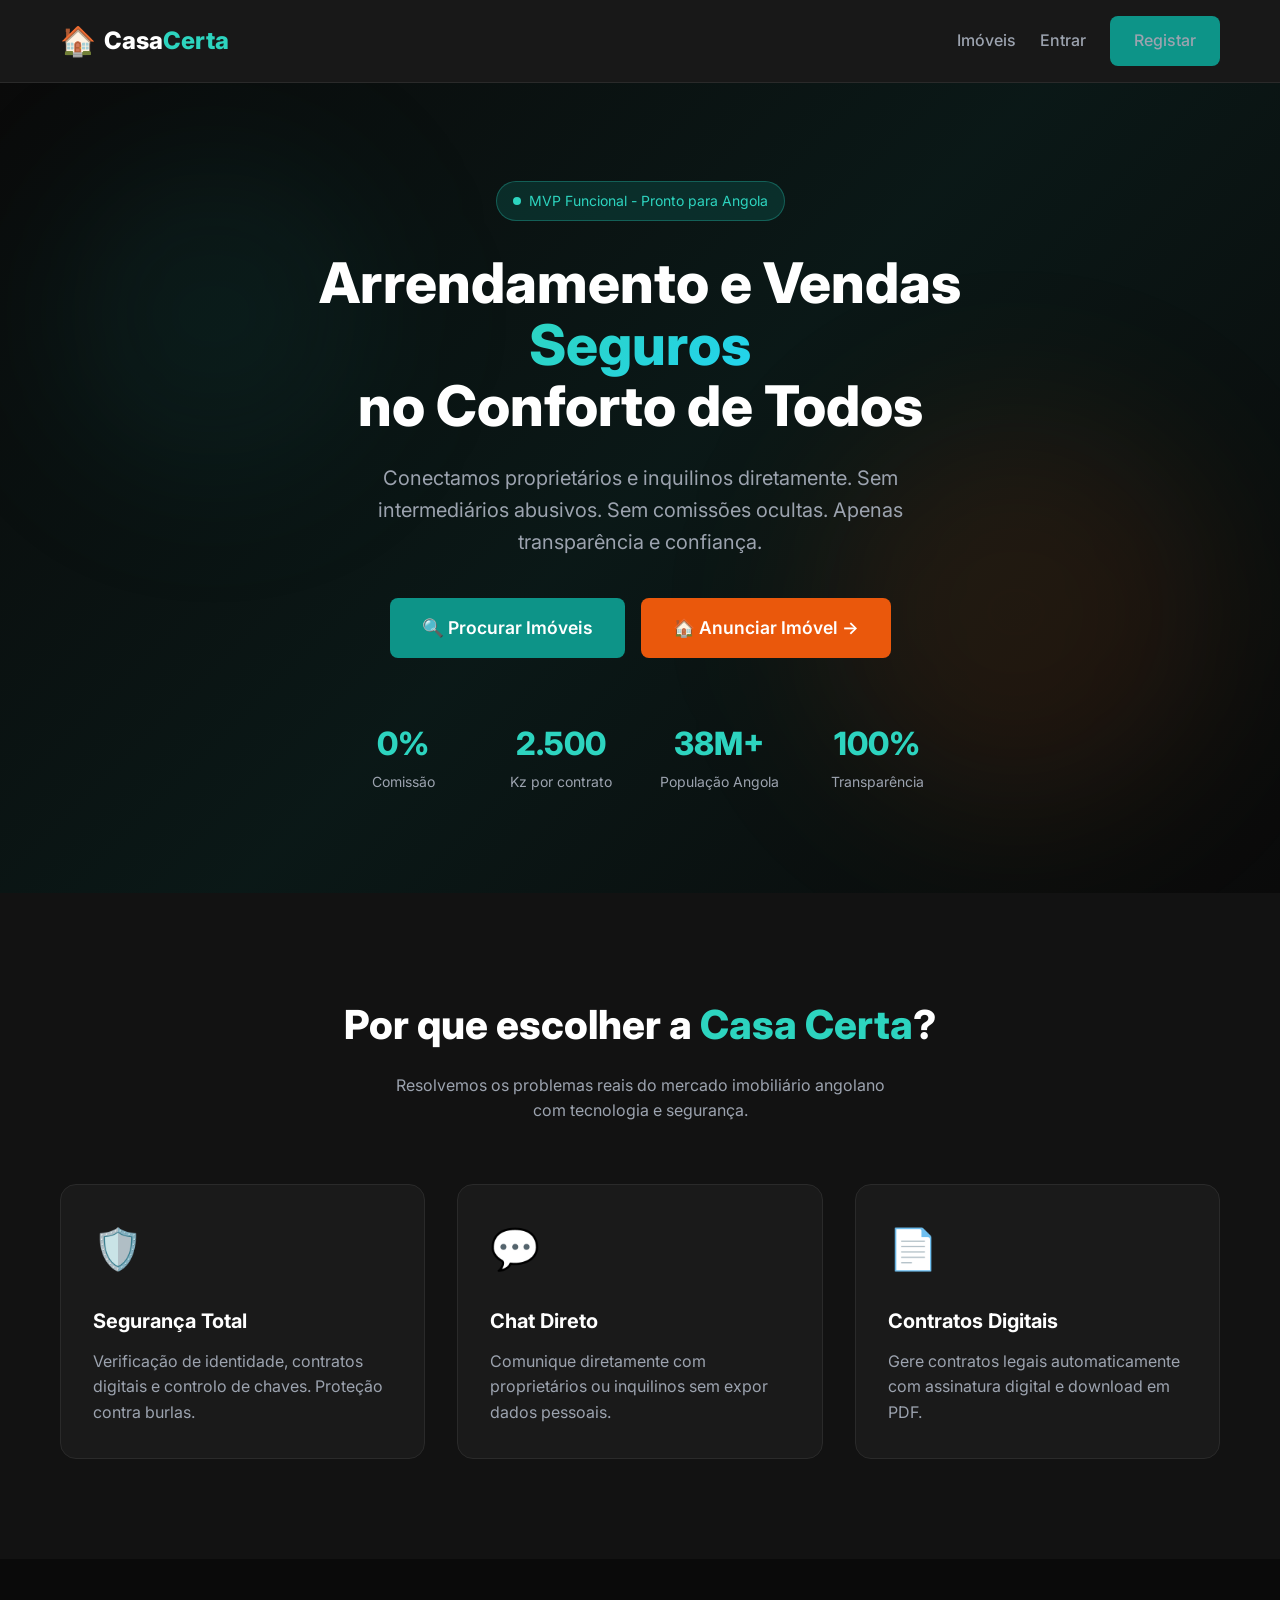
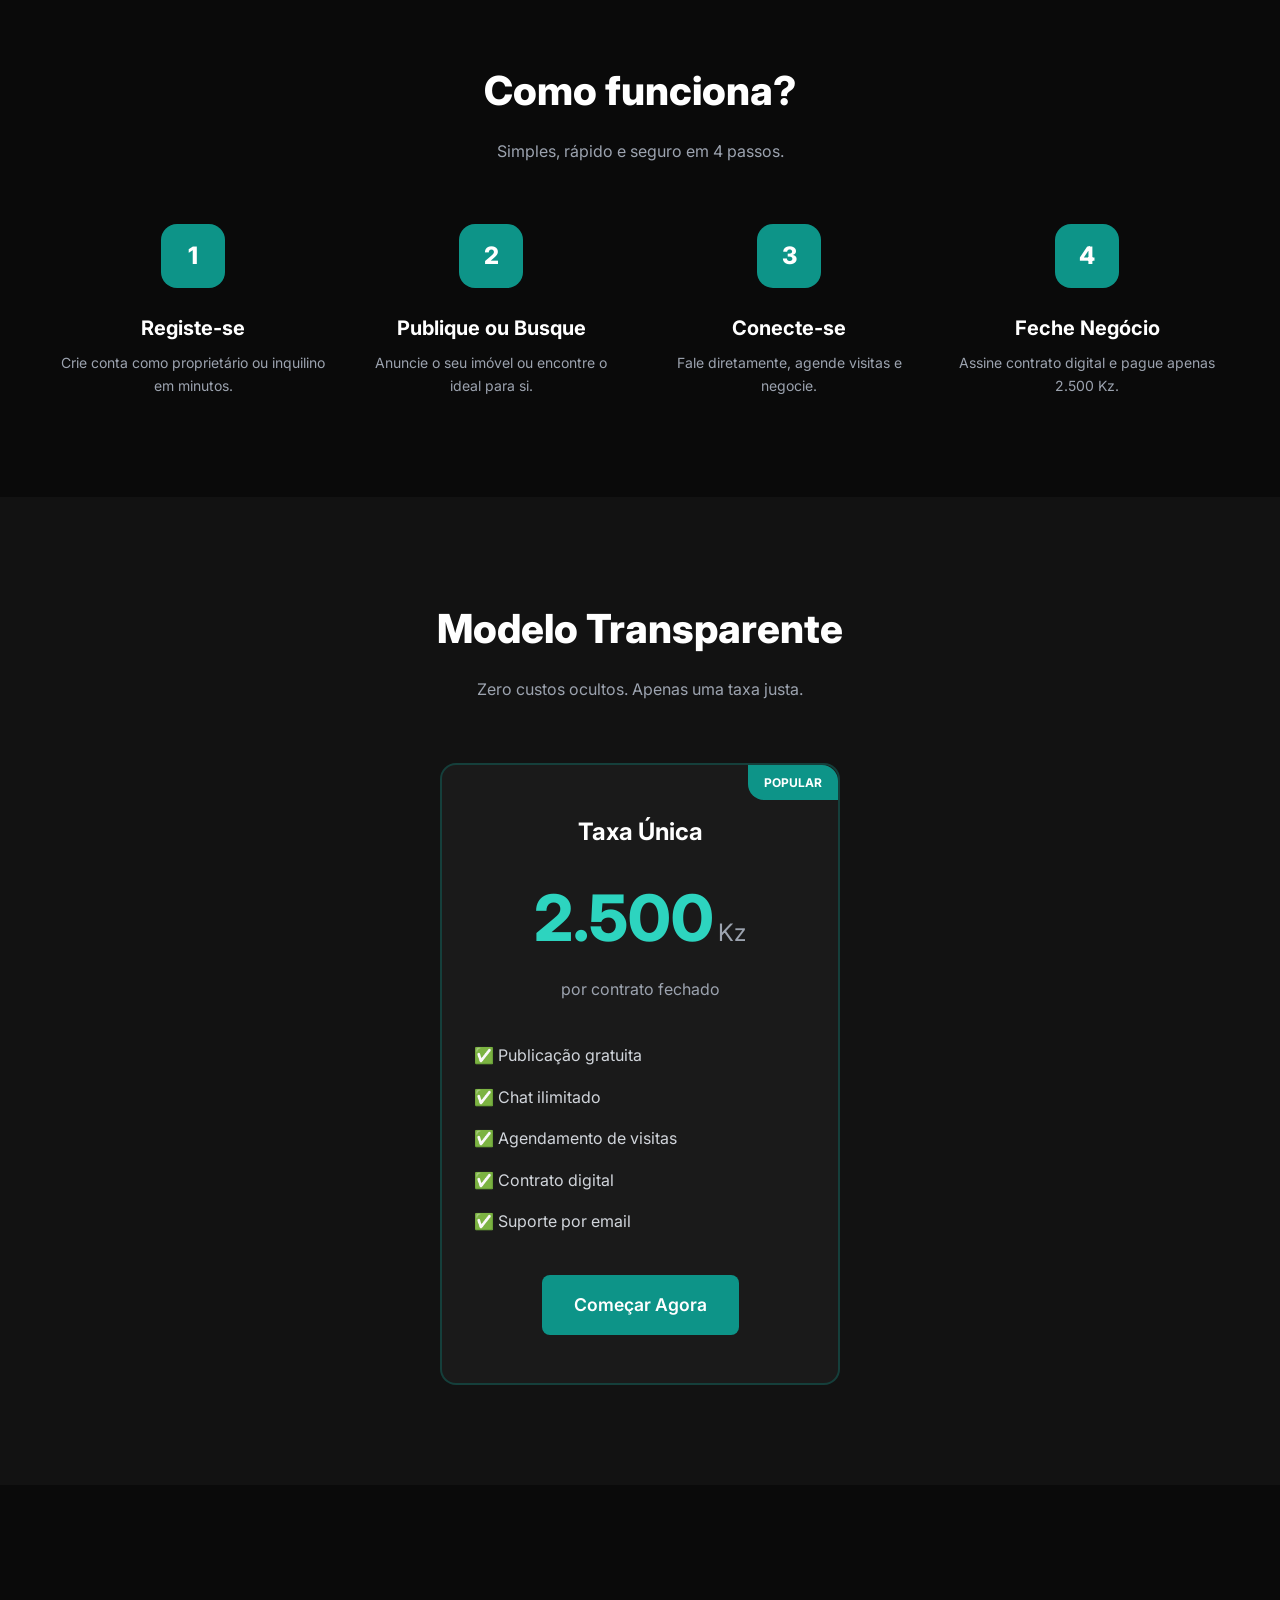
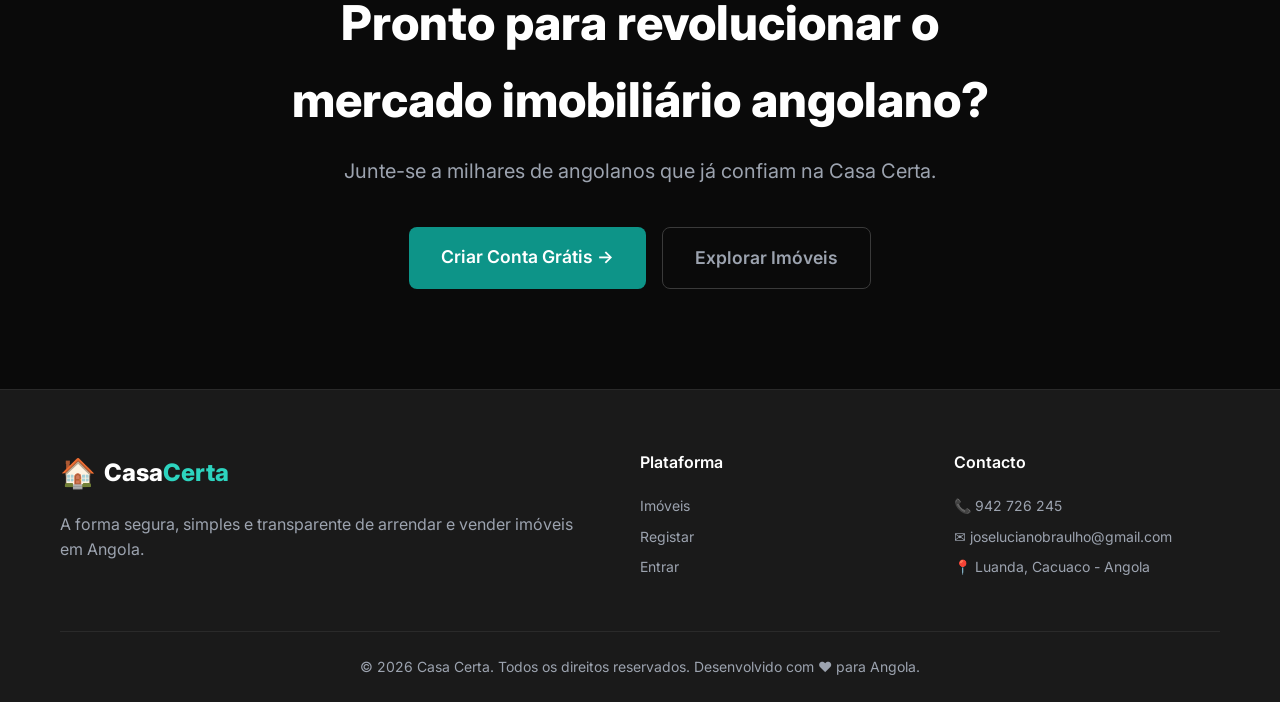
<file: index.html>
<!DOCTYPE html>
<html lang="pt">
<head>
    <meta charset="UTF-8">
    <meta name="viewport" content="width=device-width, initial-scale=1.0">
    <title>Casa Certa - Marketplace Imobiliário Angola</title>
    <link rel="preconnect" href="https://fonts.googleapis.com">
    <link href="https://fonts.googleapis.com/css2?family=Inter:wght@400;500;600;700;800&display=swap" rel="stylesheet">
    <link rel="stylesheet" href="style.css">
</head>
<body>
    <!-- Navbar -->
    <nav class="navbar">
        <div class="container">
            <a href="index.html" class="logo">
                <span class="logo-icon">🏠</span>
                <span>Casa<span class="logo-highlight">Certa</span></span>
            </a>
            <div class="nav-links">
                <a href="imoveis.html">Imóveis</a>
                <a href="login.html">Entrar</a>
                <a href="registar.html" class="btn-primary">Registar</a>
            </div>
        </div>
    </nav>

    <!-- Hero Section -->
    <section class="hero">
        <div class="hero-bg"></div>
        <div class="container">
            <div class="hero-content">
                <div class="badge">MVP Funcional - Pronto para Angola</div>
                <h1>Arrendamento e Vendas <span class="gradient-text">Seguros</span><br>no Conforto de Todos</h1>
                <p>Conectamos proprietários e inquilinos diretamente. Sem intermediários abusivos. Sem comissões ocultas. Apenas transparência e confiança.</p>
                <div class="hero-buttons">
                    <a href="imoveis.html" class="btn-primary btn-large">🔍 Procurar Imóveis</a>
                    <a href="registar.html" class="btn-secondary btn-large">🏠 Anunciar Imóvel →</a>
                </div>
                <div class="stats">
                    <div class="stat"><span class="stat-value">0%</span><span class="stat-label">Comissão</span></div>
                    <div class="stat"><span class="stat-value">2.500</span><span class="stat-label">Kz por contrato</span></div>
                    <div class="stat"><span class="stat-value">38M+</span><span class="stat-label">População Angola</span></div>
                    <div class="stat"><span class="stat-value">100%</span><span class="stat-label">Transparência</span></div>
                </div>
            </div>
        </div>
    </section>

    <!-- Features -->
    <section class="features">
        <div class="container">
            <h2>Por que escolher a <span class="highlight">Casa Certa</span>?</h2>
            <p class="section-desc">Resolvemos os problemas reais do mercado imobiliário angolano com tecnologia e segurança.</p>
            <div class="features-grid">
                <div class="feature-card">
                    <div class="feature-icon">🛡️</div>
                    <h3>Segurança Total</h3>
                    <p>Verificação de identidade, contratos digitais e controlo de chaves. Proteção contra burlas.</p>
                </div>
                <div class="feature-card">
                    <div class="feature-icon">💬</div>
                    <h3>Chat Direto</h3>
                    <p>Comunique diretamente com proprietários ou inquilinos sem expor dados pessoais.</p>
                </div>
                <div class="feature-card">
                    <div class="feature-icon">📄</div>
                    <h3>Contratos Digitais</h3>
                    <p>Gere contratos legais automaticamente com assinatura digital e download em PDF.</p>
                </div>
            </div>
        </div>
    </section>

    <!-- How it Works -->
    <section class="how-it-works">
        <div class="container">
            <h2>Como funciona?</h2>
            <p class="section-desc">Simples, rápido e seguro em 4 passos.</p>
            <div class="steps">
                <div class="step">
                    <div class="step-number">1</div>
                    <h3>Registe-se</h3>
                    <p>Crie conta como proprietário ou inquilino em minutos.</p>
                </div>
                <div class="step">
                    <div class="step-number">2</div>
                    <h3>Publique ou Busque</h3>
                    <p>Anuncie o seu imóvel ou encontre o ideal para si.</p>
                </div>
                <div class="step">
                    <div class="step-number">3</div>
                    <h3>Conecte-se</h3>
                    <p>Fale diretamente, agende visitas e negocie.</p>
                </div>
                <div class="step">
                    <div class="step-number">4</div>
                    <h3>Feche Negócio</h3>
                    <p>Assine contrato digital e pague apenas 2.500 Kz.</p>
                </div>
            </div>
        </div>
    </section>

    <!-- Pricing -->
    <section class="pricing">
        <div class="container">
            <h2>Modelo Transparente</h2>
            <p class="section-desc">Zero custos ocultos. Apenas uma taxa justa.</p>
            <div class="pricing-card">
                <div class="pricing-badge">POPULAR</div>
                <h3>Taxa Única</h3>
                <div class="price">
                    <span class="price-value">2.500</span>
                    <span class="price-currency">Kz</span>
                </div>
                <p class="price-desc">por contrato fechado</p>
                <ul class="pricing-features">
                    <li>✅ Publicação gratuita</li>
                    <li>✅ Chat ilimitado</li>
                    <li>✅ Agendamento de visitas</li>
                    <li>✅ Contrato digital</li>
                    <li>✅ Suporte por email</li>
                </ul>
                <a href="registar.html" class="btn-primary btn-large">Começar Agora</a>
            </div>
        </div>
    </section>

    <!-- CTA -->
    <section class="cta">
        <div class="container">
            <h2>Pronto para revolucionar o mercado imobiliário angolano?</h2>
            <p>Junte-se a milhares de angolanos que já confiam na Casa Certa.</p>
            <div class="cta-buttons">
                <a href="registar.html" class="btn-primary btn-large">Criar Conta Grátis →</a>
                <a href="imoveis.html" class="btn-outline btn-large">Explorar Imóveis</a>
            </div>
        </div>
    </section>

    <!-- Footer -->
    <footer class="footer">
        <div class="container">
            <div class="footer-grid">
                <div class="footer-brand">
                    <a href="index.html" class="logo">
                        <span class="logo-icon">🏠</span>
                        <span>Casa<span class="logo-highlight">Certa</span></span>
                    </a>
                    <p>A forma segura, simples e transparente de arrendar e vender imóveis em Angola.</p>
                </div>
                <div class="footer-links">
                    <h4>Plataforma</h4>
                    <a href="imoveis.html">Imóveis</a>
                    <a href="registar.html">Registar</a>
                    <a href="login.html">Entrar</a>
                </div>
                <div class="footer-links">
                    <h4>Contacto</h4>
                    <p>📞 942 726 245</p>
                    <p>✉️ joselucianobraulho@gmail.com</p>
                    <p>📍 Luanda, Cacuaco - Angola</p>
                </div>
            </div>
            <div class="footer-bottom">
                <p>© 2026 Casa Certa. Todos os direitos reservados. Desenvolvido com ❤️ para Angola.</p>
            </div>
        </div>
    </footer>

    <script src="app.js"></script>
</body>
</html>
</file>
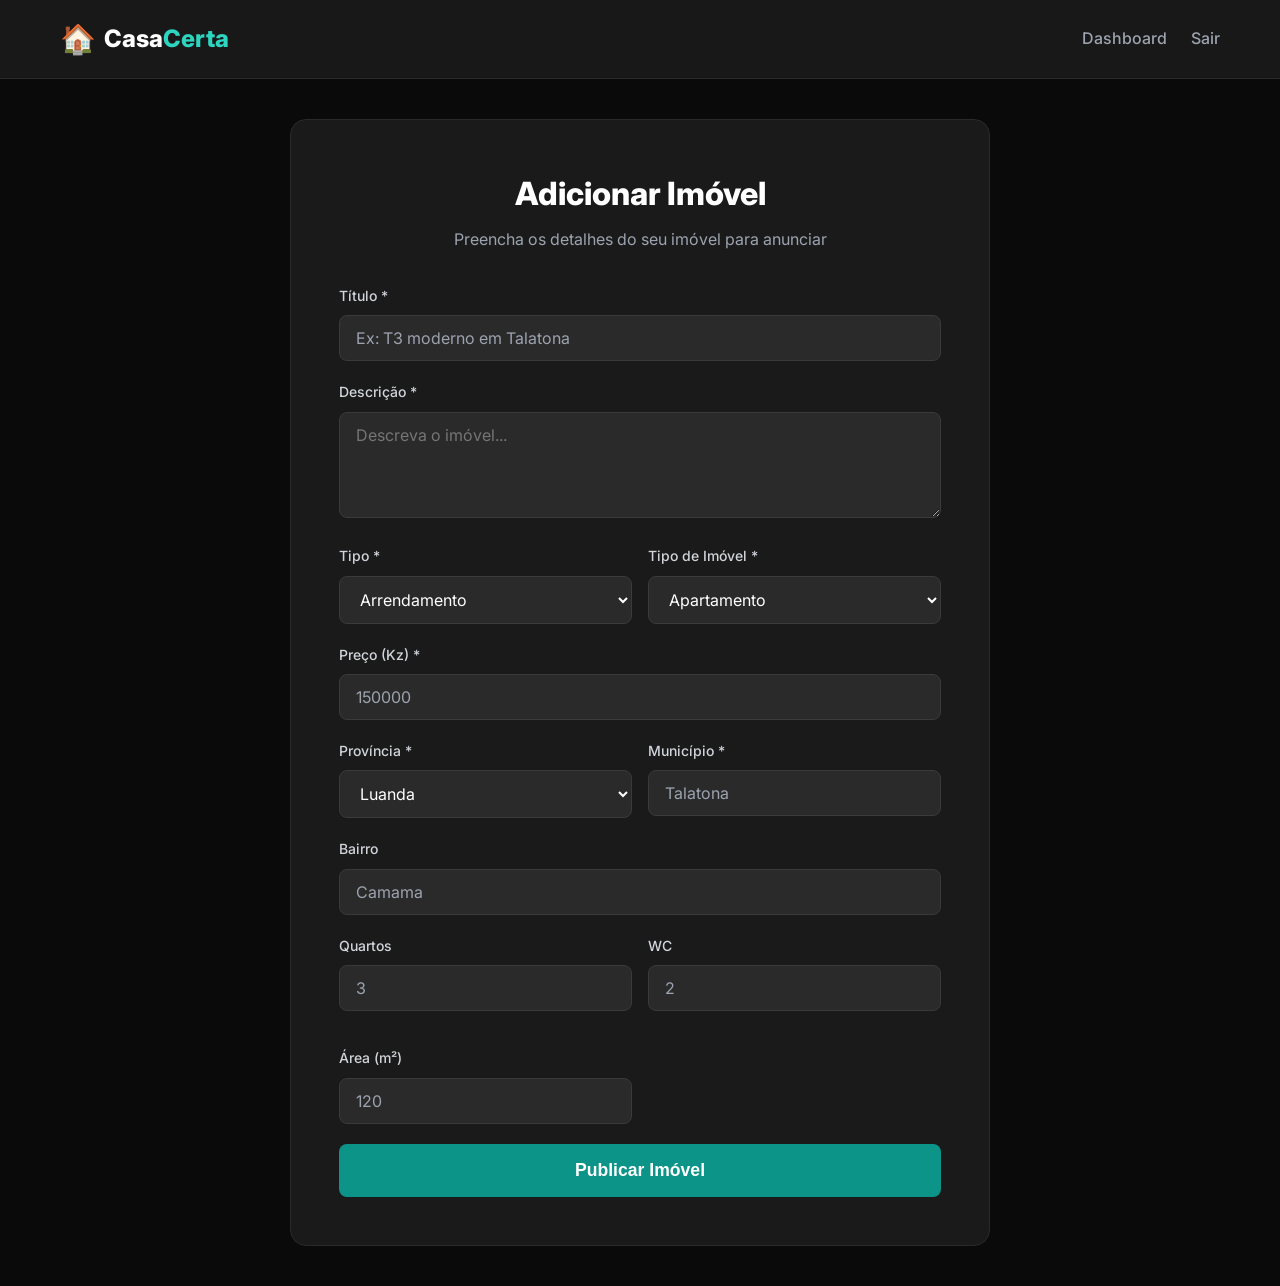
<file: adicionar-imovel.html>
<!DOCTYPE html>
<html lang="pt">
<head>
    <meta charset="UTF-8">
    <meta name="viewport" content="width=device-width, initial-scale=1.0">
    <title>Adicionar Imóvel - Casa Certa</title>
    <link href="https://fonts.googleapis.com/css2?family=Inter:wght@400;500;600;700;800&display=swap" rel="stylesheet">
    <link rel="stylesheet" href="style.css">
</head>
<body>
    <nav class="navbar">
        <div class="container">
            <a href="index.html" class="logo">
                <span class="logo-icon">🏠</span>
                <span>Casa<span class="logo-highlight">Certa</span></span>
            </a>
            <div class="nav-links">
                <a href="dashboard.html">Dashboard</a>
                <a href="#" onclick="logout()">Sair</a>
            </div>
        </div>
    </nav>

    <div class="form-container">
        <div class="form-card" style="max-width: 700px;">
            <h1>Adicionar Imóvel</h1>
            <p>Preencha os detalhes do seu imóvel para anunciar</p>

            <div id="error" class="form-error" style="display: none;"></div>
            <div id="success" class="form-success" style="display: none;"></div>

            <form id="propertyForm">
                <div class="form-group">
                    <label for="title">Título *</label>
                    <input type="text" id="title" placeholder="Ex: T3 moderno em Talatona" required>
                </div>

                <div class="form-group">
                    <label for="description">Descrição *</label>
                    <textarea id="description" rows="4" placeholder="Descreva o imóvel..." required></textarea>
                </div>

                <div class="form-row">
                    <div class="form-group">
                        <label for="type">Tipo *</label>
                        <select id="type" required>
                            <option value="arrendamento">Arrendamento</option>
                            <option value="venda">Venda</option>
                        </select>
                    </div>
                    <div class="form-group">
                        <label for="propertyType">Tipo de Imóvel *</label>
                        <select id="propertyType" required>
                            <option value="apartamento">Apartamento</option>
                            <option value="casa">Casa</option>
                            <option value="terreno">Terreno</option>
                            <option value="comercial">Comercial</option>
                        </select>
                    </div>
                </div>

                <div class="form-group">
                    <label for="price">Preço (Kz) *</label>
                    <input type="number" id="price" placeholder="150000" required>
                </div>

                <div class="form-row">
                    <div class="form-group">
                        <label for="province">Província *</label>
                        <select id="province" required>
                            <option>Luanda</option>
                            <option>Benguela</option>
                            <option>Huambo</option>
                            <option>Lobito</option>
                            <option>Lubango</option>
                        </select>
                    </div>
                    <div class="form-group">
                        <label for="municipality">Município *</label>
                        <input type="text" id="municipality" placeholder="Talatona" required>
                    </div>
                </div>

                <div class="form-group">
                    <label for="neighborhood">Bairro</label>
                    <input type="text" id="neighborhood" placeholder="Camama">
                </div>

                <div class="form-row">
                    <div class="form-group">
                        <label for="bedrooms">Quartos</label>
                        <input type="number" id="bedrooms" placeholder="3">
                    </div>
                    <div class="form-group">
                        <label for="bathrooms">WC</label>
                        <input type="number" id="bathrooms" placeholder="2">
                    </div>
                    <div class="form-group">
                        <label for="area">Área (m²)</label>
                        <input type="number" id="area" placeholder="120">
                    </div>
                </div>

                <button type="submit" class="btn-primary btn-large" style="width: 100%;">Publicar Imóvel</button>
            </form>
        </div>
    </div>

    <script src="app.js"></script>
    <script>
        document.getElementById('propertyForm').addEventListener('submit', async (e) => {
            e.preventDefault();
            const errorDiv = document.getElementById('error');
            const successDiv = document.getElementById('success');

            const user = JSON.parse(localStorage.getItem('user') || '{}');
            if (!user.id) {
                window.location.href = 'login.html';
                return;
            }

            const property = {
                owner_id: user.id,
                title: document.getElementById('title').value,
                description: document.getElementById('description').value,
                type: document.getElementById('type').value,
                property_type: document.getElementById('propertyType').value,
                price: parseFloat(document.getElementById('price').value),
                province: document.getElementById('province').value,
                municipality: document.getElementById('municipality').value,
                neighborhood: document.getElementById('neighborhood').value || null,
                bedrooms: parseInt(document.getElementById('bedrooms').value) || null,
                bathrooms: parseInt(document.getElementById('bathrooms').value) || null,
                area: parseFloat(document.getElementById('area').value) || null,
                status: 'ativo'
            };

            try {
                const response = await fetch(`${SUPABASE_URL}/rest/v1/properties`, {
                    method: 'POST',
                    headers: {
                        'apikey': SUPABASE_ANON_KEY,
                        'Authorization': `Bearer ${SUPABASE_ANON_KEY}`,
                        'Content-Type': 'application/json',
                        'Prefer': 'return=representation'
                    },
                    body: JSON.stringify(property)
                });

                if (response.ok) {
                    successDiv.textContent = 'Imóvel publicado com sucesso!';
                    successDiv.style.display = 'block';
                    errorDiv.style.display = 'none';
                    setTimeout(() => window.location.href = 'dashboard.html', 2000);
                } else {
                    throw new Error('Failed to create property');
                }
            } catch (error) {
                showError(errorDiv, 'Erro ao publicar imóvel. Tente novamente.');
                successDiv.style.display = 'none';
            }
        });
    </script>
</body>
</html>
</file>
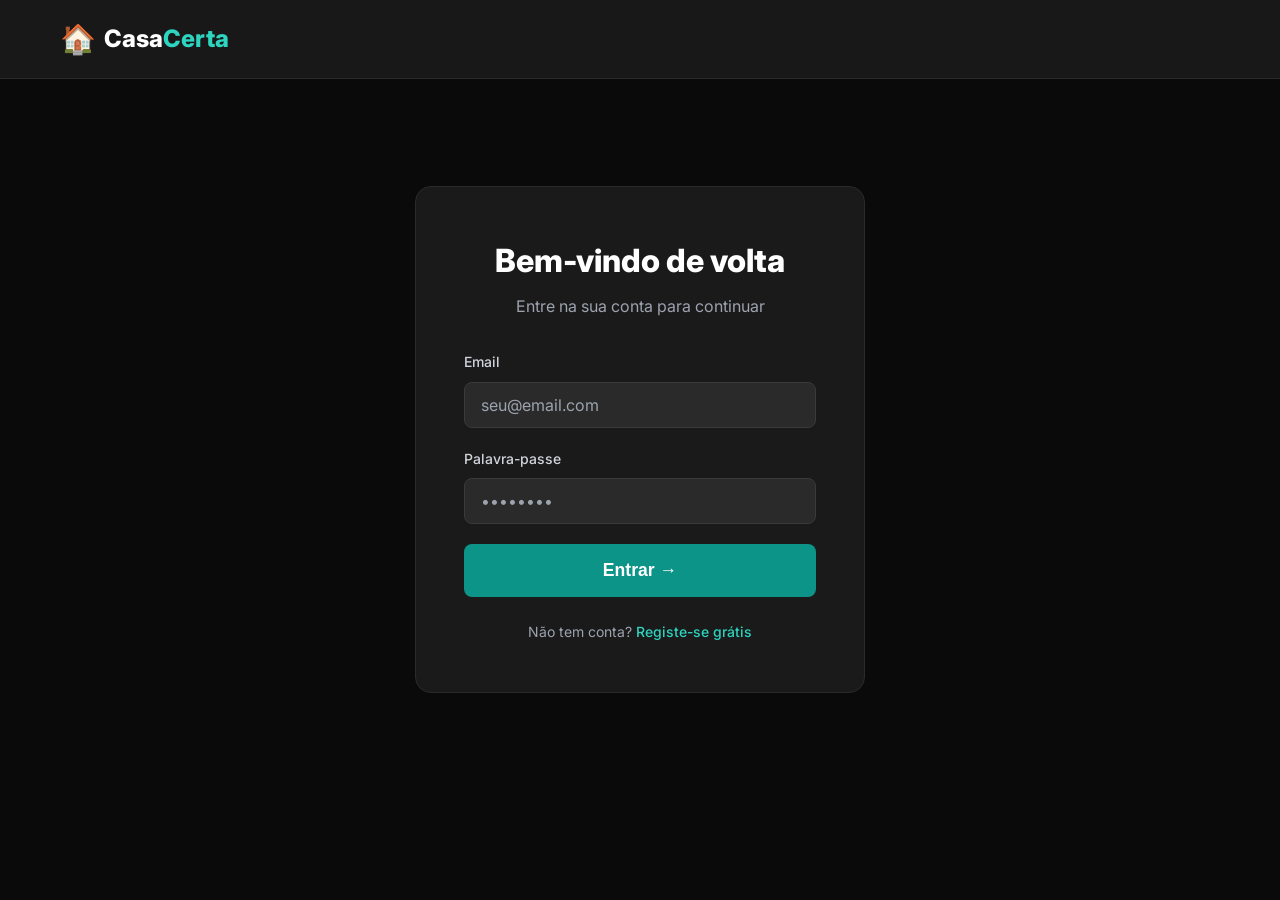
<file: dashboard.html>
<!DOCTYPE html>
<html lang="pt">
<head>
    <meta charset="UTF-8">
    <meta name="viewport" content="width=device-width, initial-scale=1.0">
    <title>Dashboard - Casa Certa</title>
    <link href="https://fonts.googleapis.com/css2?family=Inter:wght@400;500;600;700;800&display=swap" rel="stylesheet">
    <link rel="stylesheet" href="style.css">
</head>
<body>
    <nav class="navbar">
        <div class="container">
            <a href="index.html" class="logo">
                <span class="logo-icon">🏠</span>
                <span>Casa<span class="logo-highlight">Certa</span></span>
            </a>
            <div class="nav-links">
                <a href="imoveis.html">Imóveis</a>
                <a href="dashboard.html">Dashboard</a>
                <a href="#" onclick="logout()">Sair</a>
            </div>
        </div>
    </nav>

    <div class="dashboard">
        <div class="container">
            <div class="dashboard-header">
                <h1>Olá, <span id="userName">Utilizador</span>!</h1>
                <p>Gerencie os seus imóveis e conecte-se com inquilinos.</p>
            </div>

            <div class="stats-grid">
                <div class="stat-card">
                    <div class="stat-card-icon">🏠</div>
                    <div class="stat-card-value">0</div>
                    <div class="stat-card-label">Meus Imóveis</div>
                </div>
                <div class="stat-card">
                    <div class="stat-card-icon">💬</div>
                    <div class="stat-card-value">0</div>
                    <div class="stat-card-label">Mensagens</div>
                </div>
                <div class="stat-card">
                    <div class="stat-card-icon">❤️</div>
                    <div class="stat-card-value">0</div>
                    <div class="stat-card-label">Favoritos</div>
                </div>
                <div class="stat-card">
                    <div class="stat-card-icon">📅</div>
                    <div class="stat-card-value">0</div>
                    <div class="stat-card-label">Visitas</div>
                </div>
            </div>

            <div class="quick-actions">
                <h2>Ações Rápidas</h2>
                <div class="actions-grid">
                    <a href="adicionar-imovel.html" class="action-card">
                        <div class="action-card-icon">➕</div>
                        <div class="action-card-title">Adicionar Imóvel</div>
                    </a>
                    <a href="imoveis.html" class="action-card">
                        <div class="action-card-icon">🏠</div>
                        <div class="action-card-title">Ver Imóveis</div>
                    </a>
                    <a href="#" class="action-card">
                        <div class="action-card-icon">💬</div>
                        <div class="action-card-title">Mensagens</div>
                    </a>
                    <a href="#" class="action-card">
                        <div class="action-card-icon">📄</div>
                        <div class="action-card-title">Contratos</div>
                    </a>
                </div>
            </div>
        </div>
    </div>

    <script src="app.js"></script>
    <script>
        // Check auth and load user
        document.addEventListener('DOMContentLoaded', () => {
            const user = JSON.parse(localStorage.getItem('user') || '{}');
            if (user.name) {
                document.getElementById('userName').textContent = user.name;
            } else {
                window.location.href = 'login.html';
            }
        });
    </script>
</body>
</html>
</file>
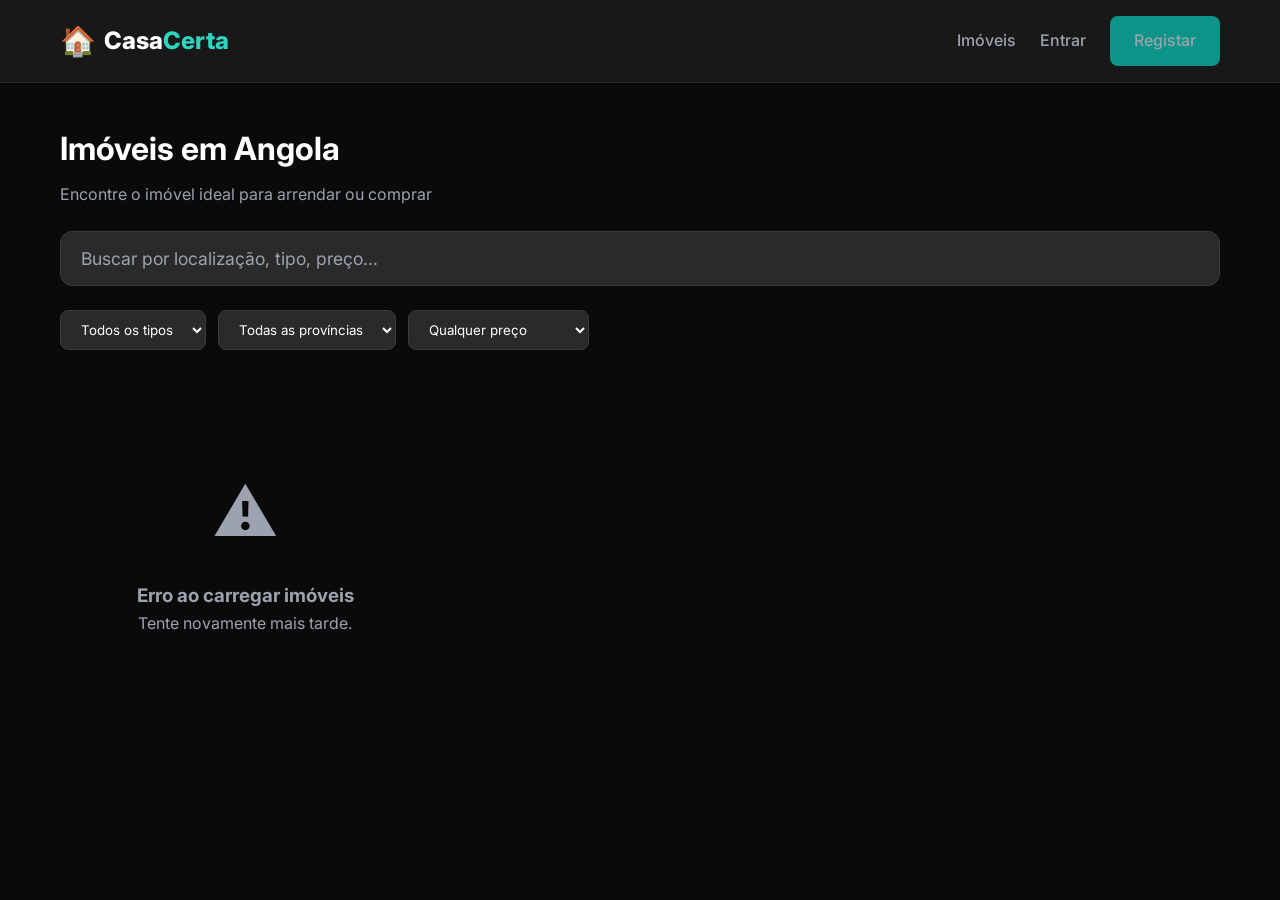
<file: imoveis.html>
<!DOCTYPE html>
<html lang="pt">
<head>
    <meta charset="UTF-8">
    <meta name="viewport" content="width=device-width, initial-scale=1.0">
    <title>Imóveis - Casa Certa</title>
    <link href="https://fonts.googleapis.com/css2?family=Inter:wght@400;500;600;700;800&display=swap" rel="stylesheet">
    <link rel="stylesheet" href="style.css">
</head>
<body>
    <nav class="navbar">
        <div class="container">
            <a href="index.html" class="logo">
                <span class="logo-icon">🏠</span>
                <span>Casa<span class="logo-highlight">Certa</span></span>
            </a>
            <div class="nav-links">
                <a href="imoveis.html">Imóveis</a>
                <a href="login.html">Entrar</a>
                <a href="registar.html" class="btn-primary">Registar</a>
            </div>
        </div>
    </nav>

    <div class="properties-page">
        <div class="container">
            <h1 style="margin-bottom: 8px;">Imóveis em Angola</h1>
            <p style="color: var(--gray-400); margin-bottom: 24px;">Encontre o imóvel ideal para arrendar ou comprar</p>

            <div class="search-bar">
                <input type="text" placeholder="Buscar por localização, tipo, preço...">
            </div>

            <div class="filters">
                <select>
                    <option>Todos os tipos</option>
                    <option>Arrendamento</option>
                    <option>Venda</option>
                </select>
                <select>
                    <option>Todas as províncias</option>
                    <option>Luanda</option>
                    <option>Benguela</option>
                    <option>Huambo</option>
                </select>
                <select>
                    <option>Qualquer preço</option>
                    <option>Até 50.000 Kz</option>
                    <option>50.000 - 150.000 Kz</option>
                    <option>150.000+ Kz</option>
                </select>
            </div>

            <div id="propertiesGrid" class="properties-grid">
                <div class="loading">
                    <div class="loading-spinner"></div>
                    <p>A carregar imóveis...</p>
                </div>
            </div>
        </div>
    </div>

    <script src="app.js"></script>
    <script>
        document.addEventListener('DOMContentLoaded', loadProperties);
    </script>
</body>
</html>
</file>
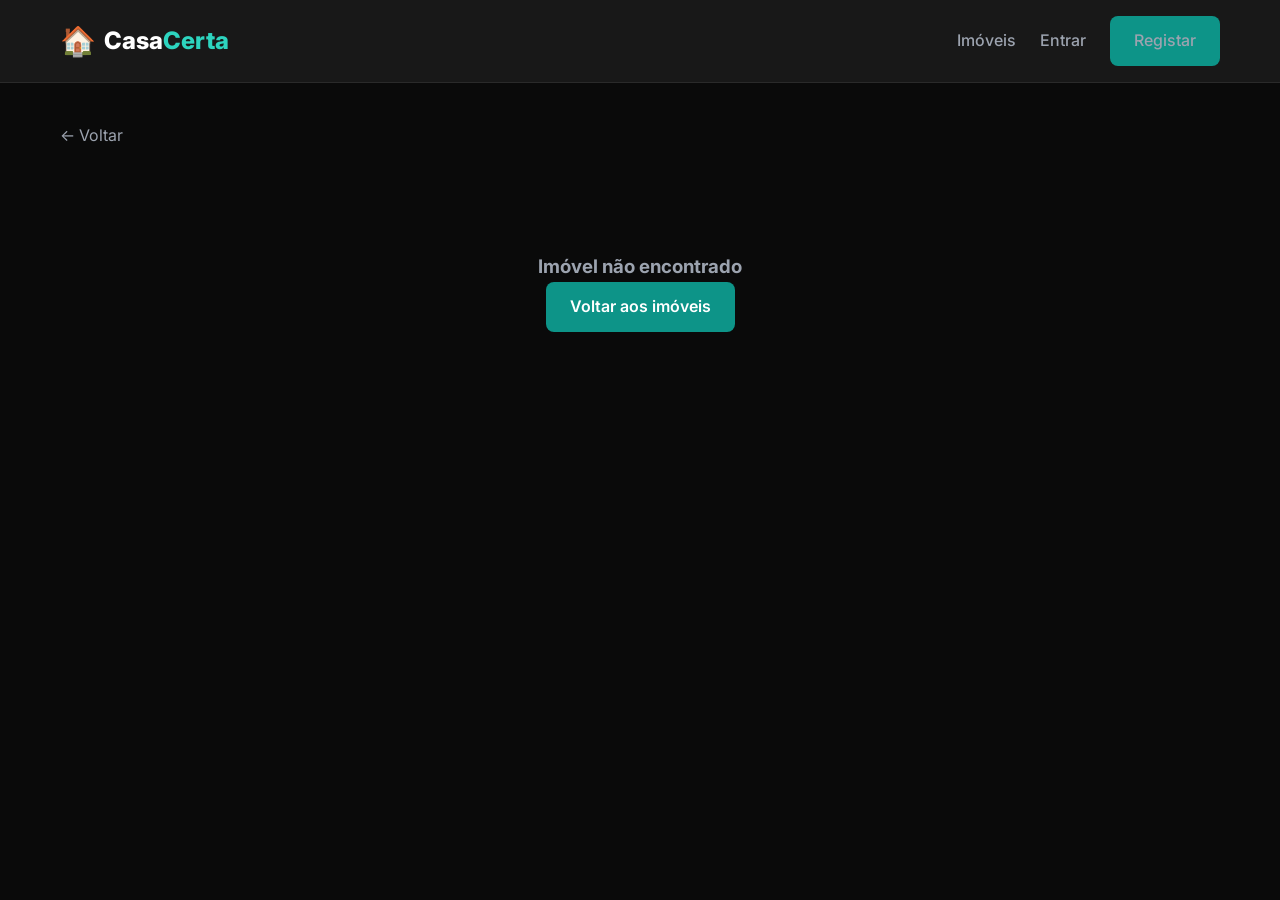
<file: imovel.html>
<!DOCTYPE html>
<html lang="pt">
<head>
    <meta charset="UTF-8">
    <meta name="viewport" content="width=device-width, initial-scale=1.0">
    <title>Detalhes do Imóvel - Casa Certa</title>
    <link href="https://fonts.googleapis.com/css2?family=Inter:wght@400;500;600;700;800&display=swap" rel="stylesheet">
    <link rel="stylesheet" href="style.css">
</head>
<body>
    <nav class="navbar">
        <div class="container">
            <a href="index.html" class="logo">
                <span class="logo-icon">🏠</span>
                <span>Casa<span class="logo-highlight">Certa</span></span>
            </a>
            <div class="nav-links">
                <a href="imoveis.html">Imóveis</a>
                <a href="login.html">Entrar</a>
                <a href="registar.html" class="btn-primary">Registar</a>
            </div>
        </div>
    </nav>

    <div class="properties-page">
        <div class="container">
            <a href="imoveis.html" style="color: var(--gray-400); text-decoration: none; display: inline-flex; align-items: center; gap: 8px; margin-bottom: 24px;">
                ← Voltar
            </a>

            <div id="propertyDetails">
                <div class="loading">
                    <div class="loading-spinner"></div>
                    <p>A carregar detalhes...</p>
                </div>
            </div>
        </div>
    </div>

    <script src="app.js"></script>
    <script>
        async function loadPropertyDetails() {
            const urlParams = new URLSearchParams(window.location.search);
            const id = urlParams.get('id');

            if (!id) {
                document.getElementById('propertyDetails').innerHTML = `
                    <div class="empty-state">
                        <h3>Imóvel não encontrado</h3>
                        <a href="imoveis.html" class="btn-primary">Voltar aos imóveis</a>
                    </div>
                `;
                return;
            }

            try {
                const response = await fetch(`${SUPABASE_URL}/rest/v1/properties?select=*,users(name,email,phone)&id=eq.${id}&status=eq.ativo`, {
                    headers: {
                        'apikey': SUPABASE_ANON_KEY,
                        'Authorization': `Bearer ${SUPABASE_ANON_KEY}`
                    }
                });

                const properties = await response.json();

                if (properties.length === 0) {
                    document.getElementById('propertyDetails').innerHTML = `
                        <div class="empty-state">
                            <h3>Imóvel não encontrado</h3>
                            <a href="imoveis.html" class="btn-primary">Voltar aos imóveis</a>
                        </div>
                    `;
                    return;
                }

                const p = properties[0];
                const owner = p.users || {};

                document.getElementById('propertyDetails').innerHTML = `
                    <div style="display: grid; grid-template-columns: 2fr 1fr; gap: 32px;">
                        <div>
                            <div style="background: var(--dark-700); border-radius: 16px; aspect-ratio: 16/10; display: flex; align-items: center; justify-content: center; font-size: 4rem; margin-bottom: 24px;">
                                🏠
                            </div>
                            <div style="display: flex; gap: 12px; margin-bottom: 16px;">
                                <span class="property-badge ${p.type === 'arrendamento' ? 'rent' : 'sale'}">
                                    ${p.type === 'arrendamento' ? 'Arrendamento' : 'Venda'}
                                </span>
                            </div>
                            <h1 style="font-size: 2rem; margin-bottom: 8px;">${p.title}</h1>
                            <p style="font-size: 2rem; font-weight: 800; color: var(--teal-400); margin-bottom: 16px;">${formatPrice(p.price)}</p>
                            <p style="color: var(--gray-400); margin-bottom: 24px;">📍 ${p.municipality}, ${p.province}</p>

                            <div style="background: var(--dark-800); border: 1px solid var(--dark-700); border-radius: 12px; padding: 24px; margin-bottom: 24px;">
                                <h3 style="margin-bottom: 16px;">Detalhes</h3>
                                <div style="display: grid; grid-template-columns: repeat(3, 1fr); gap: 16px;">
                                    ${p.bedrooms ? `<div>🛏️ ${p.bedrooms} Quartos</div>` : ''}
                                    ${p.bathrooms ? `<div>🚿 ${p.bathrooms} WC</div>` : ''}
                                    ${p.area ? `<div>📐 ${p.area} m²</div>` : ''}
                                </div>
                            </div>

                            <div style="background: var(--dark-800); border: 1px solid var(--dark-700); border-radius: 12px; padding: 24px;">
                                <h3 style="margin-bottom: 16px;">Descrição</h3>
                                <p style="color: var(--gray-300); line-height: 1.6;">${p.description}</p>
                            </div>
                        </div>

                        <div>
                            <div style="background: var(--dark-800); border: 1px solid var(--dark-700); border-radius: 12px; padding: 24px; margin-bottom: 24px;">
                                <h3 style="margin-bottom: 16px;">Proprietário</h3>
                                <div style="display: flex; align-items: center; gap: 12px; margin-bottom: 16px;">
                                    <div style="width: 48px; height: 48px; background: var(--teal-600); border-radius: 50%; display: flex; align-items: center; justify-content: center; font-weight: 700;">
                                        ${(owner.name || 'U').charAt(0).toUpperCase()}
                                    </div>
                                    <div>
                                        <p style="font-weight: 600;">${owner.name || 'Proprietário'}</p>
                                        <p style="font-size: 0.875rem; color: var(--gray-400);">Membro desde 2026</p>
                                    </div>
                                </div>
                                <a href="login.html" class="btn-primary" style="width: 100%; text-align: center; display: block;">💬 Enviar mensagem</a>
                            </div>

                            <div style="background: rgba(13, 148, 136, 0.1); border: 1px solid rgba(13, 148, 136, 0.3); border-radius: 12px; padding: 24px;">
                                <h3 style="color: var(--teal-400); margin-bottom: 12px;">Dicas de Segurança</h3>
                                <ul style="list-style: none; font-size: 0.875rem; color: var(--gray-300);">
                                    <li>• Visite o imóvel antes de pagar</li>
                                    <li>• Verifique a identidade do proprietário</li>
                                    <li>• Use o chat da plataforma</li>
                                    <li>• Não envie dinheiro antes do contrato</li>
                                </ul>
                            </div>
                        </div>
                    </div>
                `;
            } catch (error) {
                document.getElementById('propertyDetails').innerHTML = `
                    <div class="empty-state">
                        <h3>Erro ao carregar imóvel</h3>
                        <a href="imoveis.html" class="btn-primary">Voltar aos imóveis</a>
                    </div>
                `;
            }
        }

        document.addEventListener('DOMContentLoaded', loadPropertyDetails);
    </script>
</body>
</html>
</file>
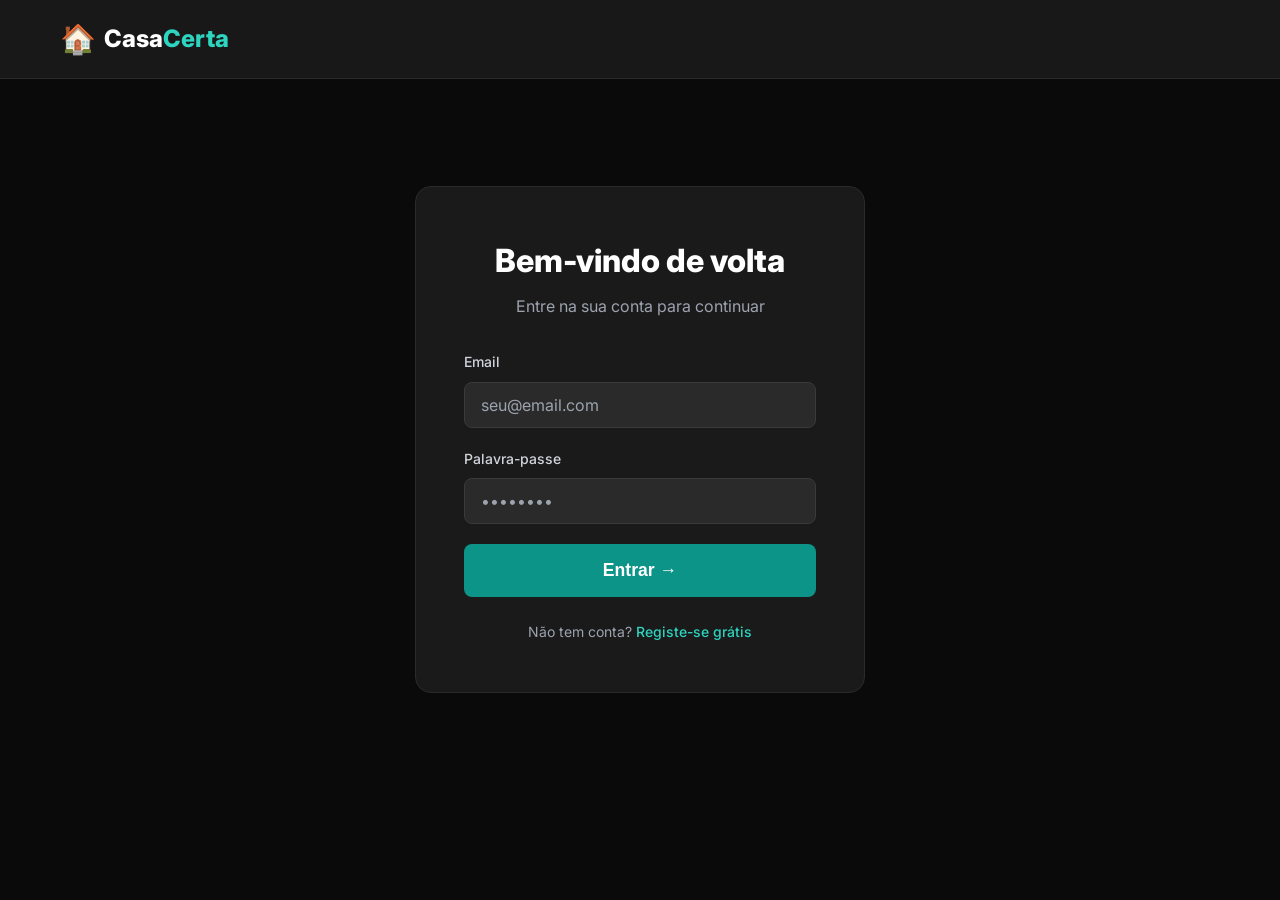
<file: login.html>
<!DOCTYPE html>
<html lang="pt">
<head>
    <meta charset="UTF-8">
    <meta name="viewport" content="width=device-width, initial-scale=1.0">
    <title>Entrar - Casa Certa</title>
    <link href="https://fonts.googleapis.com/css2?family=Inter:wght@400;500;600;700;800&display=swap" rel="stylesheet">
    <link rel="stylesheet" href="style.css">
</head>
<body>
    <nav class="navbar">
        <div class="container">
            <a href="index.html" class="logo">
                <span class="logo-icon">🏠</span>
                <span>Casa<span class="logo-highlight">Certa</span></span>
            </a>
        </div>
    </nav>

    <div class="form-container">
        <div class="form-card">
            <h1>Bem-vindo de volta</h1>
            <p>Entre na sua conta para continuar</p>

            <div id="error" class="form-error" style="display: none;"></div>

            <form id="loginForm">
                <div class="form-group">
                    <label for="email">Email</label>
                    <input type="email" id="email" placeholder="seu@email.com" required>
                </div>

                <div class="form-group">
                    <label for="password">Palavra-passe</label>
                    <input type="password" id="password" placeholder="••••••••" required>
                </div>

                <button type="submit" class="btn-primary btn-large" style="width: 100%;">Entrar →</button>
            </form>

            <div class="form-footer">
                <p>Não tem conta? <a href="registar.html">Registe-se grátis</a></p>
            </div>
        </div>
    </div>

    <script src="app.js"></script>
</body>
</html>
</file>
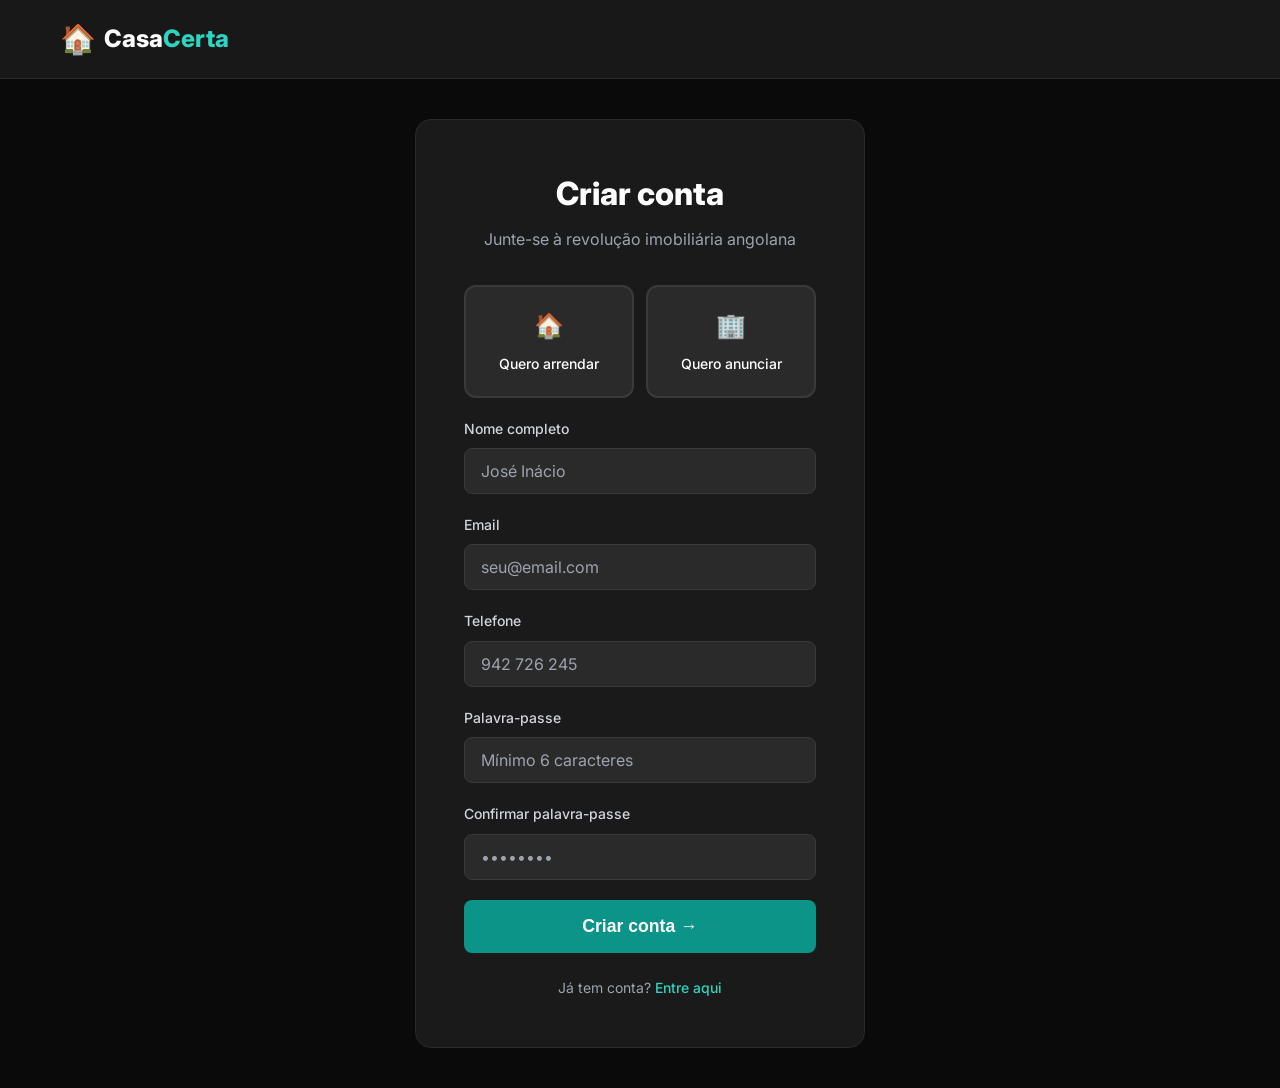
<file: registar.html>
<!DOCTYPE html>
<html lang="pt">
<head>
    <meta charset="UTF-8">
    <meta name="viewport" content="width=device-width, initial-scale=1.0">
    <title>Criar Conta - Casa Certa</title>
    <link href="https://fonts.googleapis.com/css2?family=Inter:wght@400;500;600;700;800&display=swap" rel="stylesheet">
    <link rel="stylesheet" href="style.css">
</head>
<body>
    <nav class="navbar">
        <div class="container">
            <a href="index.html" class="logo">
                <span class="logo-icon">🏠</span>
                <span>Casa<span class="logo-highlight">Certa</span></span>
            </a>
        </div>
    </nav>

    <div class="form-container">
        <div class="form-card">
            <h1>Criar conta</h1>
            <p>Junte-se à revolução imobiliária angolana</p>

            <div id="error" class="form-error" style="display: none;"></div>

            <form id="registerForm">
                <input type="hidden" id="userType" value="inquilino">

                <div class="user-type-selector">
                    <div class="user-type-option" data-type="inquilino">
                        <div class="icon">🏠</div>
                        <div class="label">Quero arrendar</div>
                    </div>
                    <div class="user-type-option" data-type="proprietario">
                        <div class="icon">🏢</div>
                        <div class="label">Quero anunciar</div>
                    </div>
                </div>

                <div class="form-group">
                    <label for="name">Nome completo</label>
                    <input type="text" id="name" placeholder="José Inácio" required>
                </div>

                <div class="form-group">
                    <label for="email">Email</label>
                    <input type="email" id="email" placeholder="seu@email.com" required>
                </div>

                <div class="form-group">
                    <label for="phone">Telefone</label>
                    <input type="tel" id="phone" placeholder="942 726 245">
                </div>

                <div class="form-group">
                    <label for="password">Palavra-passe</label>
                    <input type="password" id="password" placeholder="Mínimo 6 caracteres" required>
                </div>

                <div class="form-group">
                    <label for="confirmPassword">Confirmar palavra-passe</label>
                    <input type="password" id="confirmPassword" placeholder="••••••••" required>
                </div>

                <button type="submit" class="btn-primary btn-large" style="width: 100%;">Criar conta →</button>
            </form>

            <div class="form-footer">
                <p>Já tem conta? <a href="login.html">Entre aqui</a></p>
            </div>
        </div>
    </div>

    <script src="app.js"></script>
</body>
</html>
</file>
<file: style.css>
/* Casa Certa - Styles */
* {
    margin: 0;
    padding: 0;
    box-sizing: border-box;
}

:root {
    --teal-600: #0d9488;
    --teal-500: #14b8a6;
    --teal-400: #2dd4bf;
    --orange-600: #ea580c;
    --orange-500: #f97316;
    --cyan-400: #22d3ee;
    --dark-900: #0a0a0a;
    --dark-800: #1a1a1a;
    --dark-700: #2a2a2a;
    --dark-600: #3a3a3a;
    --white: #ffffff;
    --gray-400: #9ca3af;
    --gray-300: #d1d5db;
}

body {
    font-family: 'Inter', system-ui, sans-serif;
    background: var(--dark-900);
    color: var(--white);
    line-height: 1.6;
}

.container {
    max-width: 1200px;
    margin: 0 auto;
    padding: 0 20px;
}

/* Navbar */
.navbar {
    background: rgba(26, 26, 26, 0.95);
    backdrop-filter: blur(10px);
    border-bottom: 1px solid var(--dark-700);
    position: sticky;
    top: 0;
    z-index: 100;
    padding: 16px 0;
}

.navbar .container {
    display: flex;
    justify-content: space-between;
    align-items: center;
}

.logo {
    display: flex;
    align-items: center;
    gap: 8px;
    text-decoration: none;
    color: var(--white);
    font-size: 1.5rem;
    font-weight: 800;
}

.logo-icon {
    font-size: 1.8rem;
}

.logo-highlight {
    color: var(--teal-400);
}

.nav-links {
    display: flex;
    gap: 24px;
    align-items: center;
}

.nav-links a {
    color: var(--gray-400);
    text-decoration: none;
    font-weight: 500;
    transition: color 0.2s;
}

.nav-links a:hover {
    color: var(--white);
}

/* Buttons */
.btn-primary {
    display: inline-block;
    background: var(--teal-600);
    color: var(--white);
    padding: 12px 24px;
    border-radius: 8px;
    text-decoration: none;
    font-weight: 600;
    border: none;
    cursor: pointer;
    transition: background 0.2s;
}

.btn-primary:hover {
    background: var(--teal-500);
}

.btn-secondary {
    display: inline-block;
    background: var(--orange-600);
    color: var(--white);
    padding: 12px 24px;
    border-radius: 8px;
    text-decoration: none;
    font-weight: 600;
    border: none;
    cursor: pointer;
    transition: background 0.2s;
}

.btn-secondary:hover {
    background: var(--orange-500);
}

.btn-outline {
    display: inline-block;
    border: 1px solid var(--dark-600);
    color: var(--gray-400);
    padding: 12px 24px;
    border-radius: 8px;
    text-decoration: none;
    font-weight: 600;
    transition: all 0.2s;
}

.btn-outline:hover {
    border-color: var(--gray-400);
    color: var(--white);
}

.btn-large {
    padding: 16px 32px;
    font-size: 1.1rem;
}

/* Hero Section */
.hero {
    position: relative;
    min-height: 90vh;
    display: flex;
    align-items: center;
    overflow: hidden;
}

.hero-bg {
    position: absolute;
    inset: 0;
    background: linear-gradient(135deg, var(--dark-900) 0%, rgba(13, 148, 136, 0.1) 50%, var(--dark-900) 100%);
}

.hero-bg::before {
    content: '';
    position: absolute;
    top: 10%;
    left: 5%;
    width: 300px;
    height: 300px;
    background: rgba(13, 148, 136, 0.1);
    border-radius: 50%;
    filter: blur(80px);
    animation: pulse 4s ease-in-out infinite;
}

.hero-bg::after {
    content: '';
    position: absolute;
    bottom: 10%;
    right: 5%;
    width: 400px;
    height: 400px;
    background: rgba(234, 88, 12, 0.1);
    border-radius: 50%;
    filter: blur(80px);
    animation: pulse 4s ease-in-out infinite 2s;
}

@keyframes pulse {
    0%, 100% { opacity: 0.5; transform: scale(1); }
    50% { opacity: 1; transform: scale(1.1); }
}

.hero-content {
    position: relative;
    text-align: center;
    max-width: 800px;
    margin: 0 auto;
}

.badge {
    display: inline-flex;
    align-items: center;
    gap: 8px;
    background: rgba(13, 148, 136, 0.2);
    border: 1px solid rgba(45, 212, 191, 0.3);
    padding: 8px 16px;
    border-radius: 50px;
    font-size: 0.875rem;
    color: var(--teal-400);
    margin-bottom: 32px;
}

.badge::before {
    content: '';
    width: 8px;
    height: 8px;
    background: var(--teal-400);
    border-radius: 50%;
    animation: blink 2s infinite;
}

@keyframes blink {
    0%, 100% { opacity: 1; }
    50% { opacity: 0.3; }
}

.hero h1 {
    font-size: 3.5rem;
    font-weight: 800;
    line-height: 1.1;
    margin-bottom: 24px;
}

.gradient-text {
    background: linear-gradient(135deg, var(--teal-400), var(--cyan-400));
    -webkit-background-clip: text;
    -webkit-text-fill-color: transparent;
    background-clip: text;
}

.hero p {
    font-size: 1.25rem;
    color: var(--gray-400);
    max-width: 600px;
    margin: 0 auto 40px;
}

.hero-buttons {
    display: flex;
    gap: 16px;
    justify-content: center;
    margin-bottom: 60px;
    flex-wrap: wrap;
}

.stats {
    display: grid;
    grid-template-columns: repeat(4, 1fr);
    gap: 32px;
    max-width: 600px;
    margin: 0 auto;
}

.stat-value {
    display: block;
    font-size: 2rem;
    font-weight: 800;
    color: var(--teal-400);
}

.stat-label {
    font-size: 0.875rem;
    color: var(--gray-400);
}

/* Features */
.features {
    padding: 100px 0;
    background: rgba(26, 26, 26, 0.5);
}

.features h2, .how-it-works h2, .pricing h2, .cta h2 {
    text-align: center;
    font-size: 2.5rem;
    font-weight: 800;
    margin-bottom: 16px;
}

.highlight {
    color: var(--teal-400);
}

.section-desc {
    text-align: center;
    color: var(--gray-400);
    max-width: 500px;
    margin: 0 auto 60px;
}

.features-grid {
    display: grid;
    grid-template-columns: repeat(3, 1fr);
    gap: 32px;
}

.feature-card {
    background: var(--dark-800);
    border: 1px solid var(--dark-700);
    border-radius: 16px;
    padding: 32px;
    transition: border-color 0.3s;
}

.feature-card:hover {
    border-color: rgba(13, 148, 136, 0.3);
}

.feature-icon {
    font-size: 2.5rem;
    margin-bottom: 24px;
}

.feature-card h3 {
    font-size: 1.25rem;
    font-weight: 700;
    margin-bottom: 12px;
}

.feature-card p {
    color: var(--gray-400);
    line-height: 1.6;
}

/* How it Works */
.how-it-works {
    padding: 100px 0;
}

.steps {
    display: grid;
    grid-template-columns: repeat(4, 1fr);
    gap: 32px;
    text-align: center;
}

.step-number {
    width: 64px;
    height: 64px;
    background: var(--teal-600);
    border-radius: 16px;
    display: flex;
    align-items: center;
    justify-content: center;
    font-size: 1.5rem;
    font-weight: 800;
    margin: 0 auto 24px;
}

.step h3 {
    font-size: 1.25rem;
    font-weight: 700;
    margin-bottom: 8px;
}

.step p {
    color: var(--gray-400);
    font-size: 0.875rem;
}

/* Pricing */
.pricing {
    padding: 100px 0;
    background: rgba(26, 26, 26, 0.5);
}

.pricing-card {
    max-width: 400px;
    margin: 0 auto;
    background: var(--dark-800);
    border: 2px solid rgba(13, 148, 136, 0.3);
    border-radius: 16px;
    padding: 48px 32px;
    text-align: center;
    position: relative;
}

.pricing-badge {
    position: absolute;
    top: 0;
    right: 0;
    background: var(--teal-600);
    color: var(--white);
    padding: 8px 16px;
    border-radius: 0 16px 0 16px;
    font-size: 0.75rem;
    font-weight: 700;
}

.pricing-card h3 {
    font-size: 1.5rem;
    font-weight: 700;
    margin-bottom: 16px;
}

.price {
    margin-bottom: 8px;
}

.price-value {
    font-size: 4rem;
    font-weight: 800;
    color: var(--teal-400);
}

.price-currency {
    font-size: 1.5rem;
    color: var(--gray-400);
}

.price-desc {
    color: var(--gray-400);
    margin-bottom: 32px;
}

.pricing-features {
    list-style: none;
    text-align: left;
    margin-bottom: 32px;
}

.pricing-features li {
    padding: 8px 0;
    color: var(--gray-300);
}

/* CTA */
.cta {
    padding: 100px 0;
    text-align: center;
}

.cta h2 {
    font-size: 3rem;
    max-width: 700px;
    margin: 0 auto 16px;
}

.cta p {
    color: var(--gray-400);
    font-size: 1.25rem;
    margin-bottom: 40px;
}

.cta-buttons {
    display: flex;
    gap: 16px;
    justify-content: center;
    flex-wrap: wrap;
}

/* Footer */
.footer {
    background: var(--dark-800);
    border-top: 1px solid var(--dark-700);
    padding: 60px 0 24px;
}

.footer-grid {
    display: grid;
    grid-template-columns: 2fr 1fr 1fr;
    gap: 48px;
    margin-bottom: 48px;
}

.footer-brand p {
    color: var(--gray-400);
    margin-top: 16px;
    line-height: 1.6;
}

.footer-links h4 {
    font-weight: 600;
    margin-bottom: 16px;
}

.footer-links a, .footer-links p {
    display: block;
    color: var(--gray-400);
    text-decoration: none;
    padding: 4px 0;
    font-size: 0.875rem;
}

.footer-links a:hover {
    color: var(--teal-400);
}

.footer-bottom {
    border-top: 1px solid var(--dark-700);
    padding-top: 24px;
    text-align: center;
    color: var(--gray-400);
    font-size: 0.875rem;
}

/* Forms */
.form-container {
    min-height: 80vh;
    display: flex;
    align-items: center;
    justify-content: center;
    padding: 40px 20px;
}

.form-card {
    background: var(--dark-800);
    border: 1px solid var(--dark-700);
    border-radius: 16px;
    padding: 48px;
    width: 100%;
    max-width: 450px;
}

.form-card h1 {
    font-size: 2rem;
    font-weight: 800;
    margin-bottom: 8px;
    text-align: center;
}

.form-card > p {
    color: var(--gray-400);
    text-align: center;
    margin-bottom: 32px;
}

.form-group {
    margin-bottom: 20px;
}

.form-group label {
    display: block;
    font-size: 0.875rem;
    font-weight: 500;
    color: var(--gray-300);
    margin-bottom: 8px;
}

.form-group input,
.form-group select,
.form-group textarea {
    width: 100%;
    background: var(--dark-700);
    border: 1px solid var(--dark-600);
    border-radius: 8px;
    padding: 12px 16px;
    color: var(--white);
    font-size: 1rem;
    font-family: inherit;
}

.form-group input:focus,
.form-group select:focus,
.form-group textarea:focus {
    outline: none;
    border-color: var(--teal-500);
    box-shadow: 0 0 0 3px rgba(13, 148, 136, 0.1);
}

.form-group input::placeholder {
    color: var(--gray-400);
}

.form-row {
    display: grid;
    grid-template-columns: 1fr 1fr;
    gap: 16px;
}

.form-error {
    background: rgba(239, 68, 68, 0.1);
    border: 1px solid rgba(239, 68, 68, 0.3);
    color: #f87171;
    padding: 12px;
    border-radius: 8px;
    margin-bottom: 20px;
    font-size: 0.875rem;
}

.form-success {
    background: rgba(13, 148, 136, 0.1);
    border: 1px solid rgba(13, 148, 136, 0.3);
    color: var(--teal-400);
    padding: 12px;
    border-radius: 8px;
    margin-bottom: 20px;
    font-size: 0.875rem;
}

.user-type-selector {
    display: grid;
    grid-template-columns: 1fr 1fr;
    gap: 12px;
    margin-bottom: 20px;
}

.user-type-option {
    background: var(--dark-700);
    border: 2px solid var(--dark-600);
    border-radius: 12px;
    padding: 20px;
    text-align: center;
    cursor: pointer;
    transition: all 0.2s;
}

.user-type-option:hover {
    border-color: var(--dark-600);
}

.user-type-option.active {
    border-color: var(--teal-500);
    background: rgba(13, 148, 136, 0.1);
}

.user-type-option .icon {
    font-size: 1.5rem;
    margin-bottom: 8px;
}

.user-type-option .label {
    font-size: 0.875rem;
    font-weight: 500;
}

.form-footer {
    text-align: center;
    margin-top: 24px;
    color: var(--gray-400);
    font-size: 0.875rem;
}

.form-footer a {
    color: var(--teal-400);
    text-decoration: none;
    font-weight: 500;
}

.form-footer a:hover {
    text-decoration: underline;
}

/* Properties */
.properties-page {
    padding: 40px 0;
}

.search-bar {
    margin-bottom: 24px;
}

.search-bar input {
    width: 100%;
    background: var(--dark-700);
    border: 1px solid var(--dark-600);
    border-radius: 12px;
    padding: 16px 20px;
    color: var(--white);
    font-size: 1.1rem;
    font-family: inherit;
}

.search-bar input::placeholder {
    color: var(--gray-400);
}

.filters {
    display: flex;
    gap: 12px;
    margin-bottom: 32px;
    flex-wrap: wrap;
}

.filters select {
    background: var(--dark-700);
    border: 1px solid var(--dark-600);
    border-radius: 8px;
    padding: 10px 16px;
    color: var(--white);
    font-family: inherit;
}

.properties-grid {
    display: grid;
    grid-template-columns: repeat(3, 1fr);
    gap: 24px;
}

.property-card {
    background: var(--dark-800);
    border: 1px solid var(--dark-700);
    border-radius: 16px;
    overflow: hidden;
    transition: border-color 0.3s;
    text-decoration: none;
    color: var(--white);
    display: block;
}

.property-card:hover {
    border-color: rgba(13, 148, 136, 0.3);
}

.property-image {
    position: relative;
    aspect-ratio: 4/3;
    background: var(--dark-700);
    display: flex;
    align-items: center;
    justify-content: center;
    font-size: 3rem;
}

.property-badge {
    position: absolute;
    top: 12px;
    left: 12px;
    padding: 6px 12px;
    border-radius: 50px;
    font-size: 0.75rem;
    font-weight: 700;
}

.property-badge.rent {
    background: var(--teal-600);
}

.property-badge.sale {
    background: var(--orange-600);
}

.property-price {
    position: absolute;
    bottom: 12px;
    left: 12px;
    font-size: 1.5rem;
    font-weight: 800;
    text-shadow: 0 2px 4px rgba(0,0,0,0.5);
}

.property-info {
    padding: 20px;
}

.property-info h3 {
    font-size: 1.1rem;
    font-weight: 600;
    margin-bottom: 8px;
    white-space: nowrap;
    overflow: hidden;
    text-overflow: ellipsis;
}

.property-location {
    color: var(--gray-400);
    font-size: 0.875rem;
    margin-bottom: 12px;
}

.property-details {
    display: flex;
    gap: 16px;
    color: var(--gray-400);
    font-size: 0.875rem;
}

.loading, .empty-state {
    text-align: center;
    padding: 80px 20px;
    color: var(--gray-400);
}

.loading-spinner {
    width: 48px;
    height: 48px;
    border: 4px solid var(--dark-600);
    border-top-color: var(--teal-600);
    border-radius: 50%;
    animation: spin 1s linear infinite;
    margin: 0 auto 24px;
}

@keyframes spin {
    to { transform: rotate(360deg); }
}

.empty-state-icon {
    font-size: 4rem;
    margin-bottom: 16px;
}

/* Dashboard */
.dashboard {
    padding: 40px 0;
}

.dashboard-header {
    margin-bottom: 32px;
}

.dashboard-header h1 {
    font-size: 2rem;
    font-weight: 800;
    margin-bottom: 8px;
}

.dashboard-header p {
    color: var(--gray-400);
}

.stats-grid {
    display: grid;
    grid-template-columns: repeat(4, 1fr);
    gap: 16px;
    margin-bottom: 32px;
}

.stat-card {
    background: var(--dark-800);
    border: 1px solid var(--dark-700);
    border-radius: 12px;
    padding: 24px;
}

.stat-card-icon {
    font-size: 1.5rem;
    margin-bottom: 12px;
}

.stat-card-value {
    font-size: 1.75rem;
    font-weight: 800;
    margin-bottom: 4px;
}

.stat-card-label {
    color: var(--gray-400);
    font-size: 0.875rem;
}

.quick-actions {
    margin-bottom: 32px;
}

.quick-actions h2 {
    font-size: 1.25rem;
    font-weight: 700;
    margin-bottom: 16px;
}

.actions-grid {
    display: grid;
    grid-template-columns: repeat(4, 1fr);
    gap: 16px;
}

.action-card {
    background: var(--dark-800);
    border: 1px solid var(--dark-700);
    border-radius: 12px;
    padding: 24px;
    text-decoration: none;
    color: var(--white);
    transition: border-color 0.3s;
}

.action-card:hover {
    border-color: rgba(13, 148, 136, 0.3);
}

.action-card-icon {
    font-size: 1.5rem;
    margin-bottom: 12px;
}

.action-card-title {
    font-weight: 600;
}

/* Responsive */
@media (max-width: 768px) {
    .hero h1 {
        font-size: 2.5rem;
    }

    .stats {
        grid-template-columns: repeat(2, 1fr);
    }

    .features-grid,
    .steps,
    .properties-grid,
    .stats-grid,
    .actions-grid {
        grid-template-columns: 1fr;
    }

    .footer-grid {
        grid-template-columns: 1fr;
    }

    .nav-links {
        display: none;
    }

    .hero-buttons,
    .cta-buttons {
        flex-direction: column;
        align-items: center;
    }

    .form-row {
        grid-template-columns: 1fr;
    }
}
</file>
